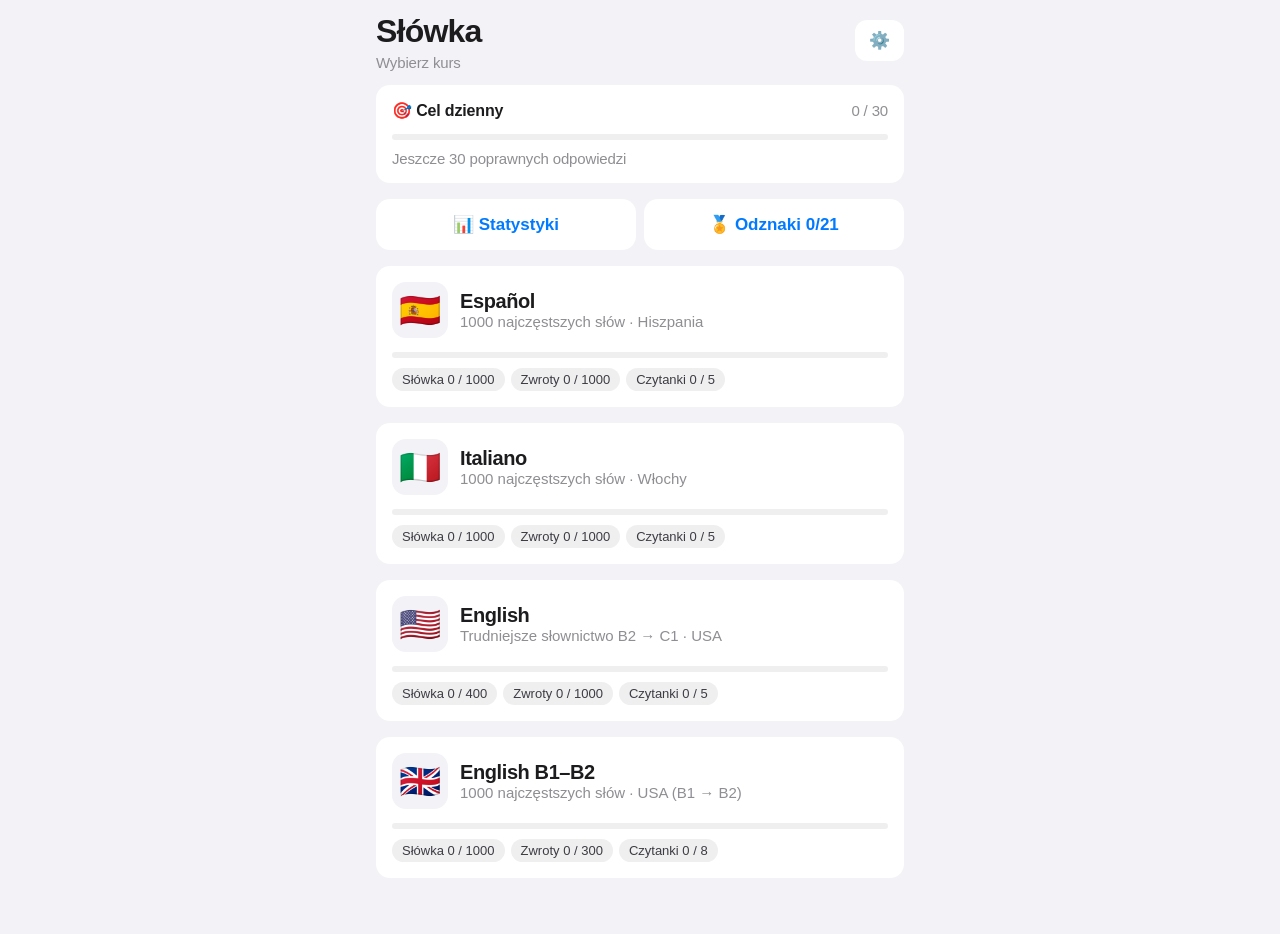
<file: index.html>
<!doctype html>
<html lang="pl">
<head>
<meta charset="utf-8">
<title>Słówka</title>
<meta name="viewport" content="width=device-width, initial-scale=1, viewport-fit=cover">
<meta name="theme-color" content="#f2f2f7">
<meta name="apple-mobile-web-app-capable" content="yes">
<meta name="mobile-web-app-capable" content="yes">
<meta name="apple-mobile-web-app-title" content="Słówka">
<meta name="apple-mobile-web-app-status-bar-style" content="default">
<link rel="apple-touch-icon" href="icon-180.png">
<link rel="icon" href="icon-192.png">
<link rel="manifest" href="manifest.json">
<link rel="stylesheet" href="style.css">
</head>
<body>
<div id="app"></div>
<script src="data/es-1.js"></script>
<script src="data/es-2.js"></script>
<script src="data/es-3.js"></script>
<script src="data/it-1.js"></script>
<script src="data/it-2.js"></script>
<script src="data/en-1.js"></script>
<script src="data/en2-1.js"></script>
<script src="data/en2-2.js"></script>
<script src="data/en2-3.js"></script>
<script src="data/en2-4.js"></script>
<script src="data/tr-es-1.js"></script>
<script src="data/tr-es-2.js"></script>
<script src="data/tr-es-3.js"></script>
<script src="data/tr-it-1.js"></script>
<script src="data/tr-it-2.js"></script>
<script src="data/tr-en-1.js"></script>
<script src="data/tr-en2-1.js"></script>
<script src="data/tr-en2-2.js"></script>
<script src="data/tr-en2-3.js"></script>
<script src="data/tr-en2-4.js"></script>
<script src="data/ph-es.js"></script>
<script src="data/ph-it.js"></script>
<script src="data/ph-en.js"></script>
<script src="data/ph-es-2.js"></script>
<script src="data/ph-it-2.js"></script>
<script src="data/ph-en-2.js"></script>
<script src="data/ph-es-3.js"></script>
<script src="data/ph-it-3.js"></script>
<script src="data/ph-en-3.js"></script>
<script src="data/ph-en2.js"></script>
<script src="data/ph-en2-2.js"></script>
<script src="data/rd-es-a.js"></script>
<script src="data/rd-es-b.js"></script>
<script src="data/rd-it-a.js"></script>
<script src="data/rd-it-b.js"></script>
<script src="data/rd-en-a.js"></script>
<script src="data/rd-en-b.js"></script>
<script src="data/rd-en2-a.js"></script>
<script src="data/rd-en2-b.js"></script>
<script src="extra.js"></script>
<script src="app.js"></script>
</body>
</html>
</file>
<file: style.css>
:root{
  --bg:#f2f2f7;--card:#fff;--ink:#1c1c1e;--mute:#8e8e93;--line:rgba(60,60,67,.18);--fill:rgba(120,120,128,.12);
  --acc:#007aff;--acc-d:#0062cc;--ok:#34c759;--ok-bg:rgba(52,199,89,.16);--bad:#ff3b30;--bad-bg:rgba(255,59,48,.12);
  --blue:#007aff;--orange:#ff9500;--r:14px;
}
*{box-sizing:border-box;-webkit-tap-highlight-color:transparent}
html,body{margin:0;background:var(--bg);color:var(--ink);font-family:-apple-system,BlinkMacSystemFont,"SF Pro Text","SF Pro Display","Helvetica Neue",Arial,sans-serif;-webkit-text-size-adjust:100%;-webkit-font-smoothing:antialiased;letter-spacing:-.01em}
button,input,select,textarea{font-family:inherit}
#app{max-width:560px;margin:0 auto;padding:calc(10px + env(safe-area-inset-top)) 16px calc(40px + env(safe-area-inset-bottom));min-height:100vh}
h1{font-size:32px;line-height:1.12;font-weight:700;letter-spacing:-.025em;margin:4px 0 4px}
h2{font-size:20px;font-weight:600;letter-spacing:-.02em;margin:0}
.top{display:flex;align-items:center;justify-content:space-between;gap:10px;margin-bottom:14px}
.top .grow{flex:1;min-width:0}
.mute{color:var(--mute);font-size:15px}
.card{background:var(--card);border-radius:var(--r);padding:16px;margin-bottom:16px}
.course{display:block;width:100%;text-align:left;font:inherit;color:inherit;cursor:pointer;border:0;transition:transform .12s,opacity .12s}
.course:active{transform:scale(.985);opacity:.8}
.course .row{display:flex;align-items:center;gap:12px}
.flag{font-size:34px;width:56px;height:56px;border-radius:14px;background:var(--bg);display:flex;align-items:center;justify-content:center;flex:none}
.bar{height:6px;background:var(--fill);border-radius:4px;overflow:hidden;margin:14px 0 10px}
.bar>i{display:block;height:100%;background:var(--blue);border-radius:4px;transition:width .3s}
.chips{display:flex;flex-wrap:wrap;gap:6px}
.chip{font-size:13px;background:var(--fill);color:#3c3c43;padding:4px 10px;border-radius:20px;font-weight:500}
.chip.hot{background:rgba(255,149,0,.16);color:#b25e00}
.btn{display:block;width:100%;border:0;border-radius:14px;padding:15px;font-weight:600;font-size:17px;background:var(--blue);color:#fff;cursor:pointer;margin-bottom:10px;text-align:center;transition:opacity .12s,transform .12s}
.btn:active{opacity:.7;transform:scale(.985)}
.btn.sec{background:var(--card);color:var(--blue)}
.btn.blue{background:var(--ok)}
.btn[disabled]{opacity:.4;pointer-events:none}
.btn small{display:block;font-weight:400;font-size:13px;opacity:.85;margin-top:2px}
.icon{border:0;background:var(--card);border-radius:12px;font-size:17px;padding:10px 14px;cursor:pointer;color:var(--blue);font-weight:500}
.icon:active{opacity:.6}
.icon.on{background:rgba(0,122,255,.14)}
.back{background:none;border:0;color:var(--blue);font-size:17px;padding:8px 0;cursor:pointer;margin-left:-4px}
.back:active{opacity:.5}
.stage{text-align:center;padding:26px 16px}
.big{font-size:36px;font-weight:700;line-height:1.15;word-break:break-word;letter-spacing:-.025em}
.big.ph{font-size:26px}
.trans{font-size:22px;margin-top:10px}
.meta{margin-top:8px;font-size:13px;color:var(--mute)}
.ex{margin-top:16px;padding:12px;border-radius:12px;background:var(--bg);font-size:16px;cursor:pointer}
.spk{width:72px;height:72px;border-radius:50%;border:0;background:rgba(0,122,255,.12);font-size:30px;cursor:pointer;margin-bottom:14px;color:var(--blue)}
.spk:active{background:rgba(0,122,255,.25)}
.spk.sm{width:40px;height:40px;font-size:18px;margin:0;flex:none}
.opts{display:grid;gap:10px;margin-bottom:6px}
.opt{font-size:17px;text-align:left;padding:15px 16px;border-radius:12px;border:0;background:var(--card);color:var(--ink);cursor:pointer;transition:background .15s}
.opt:active{background:#e5e5ea}
.opt.ok{background:var(--ok-bg);color:#0a7a30;font-weight:600}
.opt.bad{background:var(--bad-bg);color:#c2231a}
.opt[disabled]{pointer-events:none}
.fb{margin:12px 0;padding:14px;border-radius:14px;font-size:16px}
.fb.ok{background:var(--ok-bg);color:#0a6a2b}
.fb.bad{background:var(--bad-bg);color:#a8221a}
.fb b{font-size:19px}
.inp{width:100%;font-size:22px;padding:14px;border-radius:12px;border:2px solid transparent;background:var(--card);color:var(--ink);text-align:center;margin:6px 0 12px;outline:none}
.inp:focus{border-color:var(--blue)}
.inp.ok{border-color:var(--ok);background:var(--ok-bg)}
.inp.bad{border-color:var(--bad);background:var(--bad-bg)}
.sbar{height:6px;background:var(--fill);border-radius:4px;overflow:hidden;flex:1}
.sbar>i{display:block;height:100%;background:var(--ok);transition:width .3s}
/* listy w stylu Ustawień iOS */
.wrow{display:flex;align-items:center;gap:12px;padding:11px 0;border-bottom:.5px solid var(--line);cursor:pointer}
.wrow:last-child{border-bottom:0}
.wrow .w{font-weight:600;font-size:17px}
.wrow .t{color:var(--mute);font-size:15px}
.dot{width:11px;height:11px;border-radius:50%;background:var(--fill);flex:none}
.dot.l1{background:#ffcc80}.dot.l2{background:#ffb74d}.dot.l3{background:#9be3b0}.dot.l4{background:var(--ok)}.dot.hard{background:var(--bad)}
.wex{font-size:14px;color:var(--mute);padding:0 0 10px 0;margin-top:-4px}
.lesson{display:flex;align-items:center;gap:12px;width:100%;text-align:left;font:inherit;color:inherit;background:none;border:0;border-bottom:.5px solid var(--line);padding:13px 0;cursor:pointer}
.lesson::after{content:"›";color:#c7c7cc;font-size:26px;line-height:1;margin-left:2px;font-weight:400}
.lesson:last-child{border-bottom:0}
.lesson:active{opacity:.5}
.lesson .grow{flex:1;min-width:0}
.mini{height:4px;background:var(--fill);border-radius:3px;overflow:hidden;margin-top:7px}
.mini>i{display:block;height:100%;background:var(--ok)}
select,textarea{width:100%;font-size:16px;padding:11px;border-radius:10px;border:0;background:var(--fill);color:var(--ink)}
textarea{height:110px;font-size:13px;font-family:ui-monospace,Menlo,monospace}
label{display:block;font-weight:600;font-size:15px;margin:14px 0 6px}
.row2{display:flex;gap:8px;align-items:center}
input[type=range]{accent-color:var(--blue)}
.sum{font-size:56px;margin:6px 0}
.statg{display:grid;grid-template-columns:1fr 1fr;gap:10px;margin:14px 0}
.statg div{background:var(--bg);border-radius:12px;padding:12px}
.statg b{display:block;font-size:24px}
.streak{font-size:14px;background:rgba(255,149,0,.16);color:#b25e00;padding:6px 11px;border-radius:20px;font-weight:600}
/* kontrolka segmentowa */
.tabs{display:flex;gap:2px;background:var(--fill);padding:2px;border-radius:9px;margin-bottom:16px}
.tab{flex:1;font-weight:500;font-size:14px;border:0;background:none;color:var(--ink);padding:8px 4px;border-radius:7px;cursor:pointer;transition:background .15s}
.tab.on{background:#fff;font-weight:600;box-shadow:0 3px 8px rgba(0,0,0,.12),0 1px 1px rgba(0,0,0,.04)}
/* układanie słów */
.built{min-height:64px;display:flex;flex-wrap:wrap;gap:8px;padding:10px;border:1.5px dashed rgba(60,60,67,.3);border-radius:14px;background:var(--card);margin-bottom:12px;align-content:flex-start}
.built.ok{border-color:var(--ok);border-style:solid;background:var(--ok-bg)}
.built.bad{border-color:var(--bad);border-style:solid;background:var(--bad-bg)}
.deck{display:flex;flex-wrap:wrap;gap:8px;margin-bottom:14px;min-height:48px}
.tok{font-size:18px;padding:10px 14px;border-radius:12px;border:0;background:var(--card);color:var(--ink);cursor:pointer;box-shadow:0 1px 2px rgba(0,0,0,.1)}
.tok.on{background:rgba(0,122,255,.12);color:var(--blue);box-shadow:none}
.tok[disabled]{pointer-events:none}
/* tłumaczenia */
.trbtn{display:block;margin:8px auto 0;font-size:14px;padding:7px 14px;border-radius:20px;border:0;background:var(--fill);color:var(--blue);cursor:pointer;font-weight:500}
.trtext{margin-top:8px;padding:10px 12px;border-radius:12px;background:rgba(0,122,255,.1);color:var(--ink);font-size:15px}
/* czytnik */
.rtool{display:flex;gap:8px;align-items:center;position:fixed;left:0;right:0;bottom:0;z-index:10;padding:10px max(16px,calc((100vw - 560px)/2)) calc(10px + env(safe-area-inset-bottom));background:rgba(242,242,247,.88);-webkit-backdrop-filter:saturate(180%) blur(20px);backdrop-filter:saturate(180%) blur(20px);border-top:.5px solid var(--line)}
.rtool .btn{padding:11px;font-size:16px}
.btn.stopping{background:var(--bad)}
.reader{font-size:19px;line-height:1.75;padding:16px 16px 8px}
.para{margin-bottom:6px}
.snt{border-radius:6px;transition:background .2s}
.snt.on{background:rgba(255,204,0,.3)}
.wd{cursor:pointer;border-bottom:1px dotted rgba(60,60,67,.35)}
.wd:active{background:rgba(0,122,255,.15)}
.reader .trbtn{margin:2px 0 14px}
.reader .trtext{margin:4px 0 14px;font-size:16px;line-height:1.5}
/* statystyki i odznaki */
.chart{display:flex;gap:8px;align-items:flex-end;margin:14px 0 12px;height:150px}
.chart .col{flex:1;display:flex;flex-direction:column;align-items:center;justify-content:flex-end;gap:2px;height:100%}
.chart .stack{display:flex;flex-direction:column;justify-content:flex-end;width:100%;max-width:34px;flex:1}
.chart .bc{display:block;background:var(--ok);border-radius:4px 4px 0 0;min-height:0}
.chart .bw{display:block;background:var(--bad);min-height:0}
.chart span{font-size:12px;color:var(--mute)}
.chart small{font-size:11px;color:var(--mute)}
.badges{display:grid;grid-template-columns:1fr 1fr;gap:10px}
.badge{background:var(--card);border-radius:14px;padding:14px 12px;text-align:center;opacity:.45;filter:grayscale(1)}
.badge.on{opacity:1;filter:none}
.badge .bi{font-size:34px;margin-bottom:4px}
.badge b{display:block;font-size:15px}
.badge .mute{font-size:12px;margin-top:3px}
#toast{position:fixed;left:50%;top:calc(12px + env(safe-area-inset-top));transform:translate(-50%,-140%);z-index:50;background:rgba(28,28,30,.92);color:#fff;padding:12px 18px;border-radius:14px;font-size:15px;font-weight:600;transition:transform .3s;max-width:90vw;text-align:center}
#toast.show{transform:translate(-50%,0)}
/* dolny arkusz */
#sheet{position:fixed;left:0;right:0;bottom:0;z-index:30;padding:0 8px calc(8px + env(safe-area-inset-bottom))}
.sheet-in{max-width:560px;margin:0 auto;background:rgba(255,255,255,.92);-webkit-backdrop-filter:saturate(180%) blur(24px);backdrop-filter:saturate(180%) blur(24px);border-radius:22px;padding:22px 16px 16px;box-shadow:0 -4px 30px rgba(0,0,0,.18);position:relative}
.sheet-in::before{content:"";position:absolute;top:7px;left:50%;width:36px;height:5px;border-radius:3px;background:rgba(60,60,67,.3);transform:translateX(-50%)}
.sx{position:absolute;top:14px;right:12px;padding:6px 11px;background:var(--fill)}
.sw{font-size:24px;font-weight:700;padding-right:44px;letter-spacing:-.02em}
.sg{font-size:18px;margin:6px 0 12px;min-height:24px}
.sb{display:flex;flex-wrap:wrap;gap:8px}
.sb .icon{font-size:15px;background:var(--fill)}
.sb .icon.on{background:rgba(52,199,89,.2);color:#0a7a30}
</file>
<file: v2/style.css>
:root{
  --bg:#f2f2f7;--card:#fff;--ink:#1c1c1e;--mute:#8e8e93;--line:rgba(60,60,67,.18);--fill:rgba(120,120,128,.12);
  --acc:#007aff;--acc-d:#0062cc;--ok:#34c759;--ok-bg:rgba(52,199,89,.16);--bad:#ff3b30;--bad-bg:rgba(255,59,48,.12);
  --blue:#007aff;--orange:#ff9500;--r:14px;
}
*{box-sizing:border-box;-webkit-tap-highlight-color:transparent}
html,body{margin:0;background:var(--bg);color:var(--ink);font-family:-apple-system,BlinkMacSystemFont,"SF Pro Text","SF Pro Display","Helvetica Neue",Arial,sans-serif;-webkit-text-size-adjust:100%;-webkit-font-smoothing:antialiased;letter-spacing:-.01em}
button,input,select,textarea{font-family:inherit}
#app{max-width:560px;margin:0 auto;padding:calc(10px + env(safe-area-inset-top)) 16px calc(40px + env(safe-area-inset-bottom));min-height:100vh}
h1{font-size:32px;line-height:1.12;font-weight:700;letter-spacing:-.025em;margin:4px 0 4px}
h2{font-size:20px;font-weight:600;letter-spacing:-.02em;margin:0}
.top{display:flex;align-items:center;justify-content:space-between;gap:10px;margin-bottom:14px}
.top .grow{flex:1;min-width:0}
.mute{color:var(--mute);font-size:15px}
.card{background:var(--card);border-radius:var(--r);padding:16px;margin-bottom:16px}
.course{display:block;width:100%;text-align:left;font:inherit;color:inherit;cursor:pointer;border:0;transition:transform .12s,opacity .12s}
.course:active{transform:scale(.985);opacity:.8}
.course .row{display:flex;align-items:center;gap:12px}
.flag{font-size:34px;width:56px;height:56px;border-radius:14px;background:var(--bg);display:flex;align-items:center;justify-content:center;flex:none}
.bar{height:6px;background:var(--fill);border-radius:4px;overflow:hidden;margin:14px 0 10px}
.bar>i{display:block;height:100%;background:var(--blue);border-radius:4px;transition:width .3s}
.chips{display:flex;flex-wrap:wrap;gap:6px}
.chip{font-size:13px;background:var(--fill);color:#3c3c43;padding:4px 10px;border-radius:20px;font-weight:500}
.chip.hot{background:rgba(255,149,0,.16);color:#b25e00}
.btn{display:block;width:100%;border:0;border-radius:14px;padding:15px;font-weight:600;font-size:17px;background:var(--blue);color:#fff;cursor:pointer;margin-bottom:10px;text-align:center;transition:opacity .12s,transform .12s}
.btn:active{opacity:.7;transform:scale(.985)}
.btn.sec{background:var(--card);color:var(--blue)}
.btn.blue{background:var(--ok)}
.btn[disabled]{opacity:.4;pointer-events:none}
.btn small{display:block;font-weight:400;font-size:13px;opacity:.85;margin-top:2px}
.icon{border:0;background:var(--card);border-radius:12px;font-size:17px;padding:10px 14px;cursor:pointer;color:var(--blue);font-weight:500}
.icon:active{opacity:.6}
.icon.on{background:rgba(0,122,255,.14)}
.back{background:none;border:0;color:var(--blue);font-size:17px;padding:8px 0;cursor:pointer;margin-left:-4px}
.back:active{opacity:.5}
.stage{text-align:center;padding:26px 16px}
.big{font-size:36px;font-weight:700;line-height:1.15;word-break:break-word;letter-spacing:-.025em}
.big.ph{font-size:26px}
.trans{font-size:22px;margin-top:10px}
.meta{margin-top:8px;font-size:13px;color:var(--mute)}
.ex{margin-top:16px;padding:12px;border-radius:12px;background:var(--bg);font-size:16px;cursor:pointer}
.spk{width:72px;height:72px;border-radius:50%;border:0;background:rgba(0,122,255,.12);font-size:30px;cursor:pointer;margin-bottom:14px;color:var(--blue)}
.spk:active{background:rgba(0,122,255,.25)}
.spk.sm{width:40px;height:40px;font-size:18px;margin:0;flex:none}
.opts{display:grid;gap:10px;margin-bottom:6px}
.opt{font-size:17px;text-align:left;padding:15px 16px;border-radius:12px;border:0;background:var(--card);color:var(--ink);cursor:pointer;transition:background .15s}
.opt:active{background:#e5e5ea}
.opt.ok{background:var(--ok-bg);color:#0a7a30;font-weight:600}
.opt.bad{background:var(--bad-bg);color:#c2231a}
.opt[disabled]{pointer-events:none}
.fb{margin:12px 0;padding:14px;border-radius:14px;font-size:16px}
.fb.ok{background:var(--ok-bg);color:#0a6a2b}
.fb.bad{background:var(--bad-bg);color:#a8221a}
.fb b{font-size:19px}
.inp{width:100%;font-size:22px;padding:14px;border-radius:12px;border:2px solid transparent;background:var(--card);color:var(--ink);text-align:center;margin:6px 0 12px;outline:none}
.inp:focus{border-color:var(--blue)}
.inp.ok{border-color:var(--ok);background:var(--ok-bg)}
.inp.bad{border-color:var(--bad);background:var(--bad-bg)}
.sbar{height:6px;background:var(--fill);border-radius:4px;overflow:hidden;flex:1}
.sbar>i{display:block;height:100%;background:var(--ok);transition:width .3s}
/* listy w stylu Ustawień iOS */
.wrow{display:flex;align-items:center;gap:12px;padding:11px 0;border-bottom:.5px solid var(--line);cursor:pointer}
.wrow:last-child{border-bottom:0}
.wrow .w{font-weight:600;font-size:17px}
.wrow .t{color:var(--mute);font-size:15px}
.dot{width:11px;height:11px;border-radius:50%;background:var(--fill);flex:none}
.dot.l1{background:#ffcc80}.dot.l2{background:#ffb74d}.dot.l3{background:#9be3b0}.dot.l4{background:var(--ok)}.dot.hard{background:var(--bad)}
.wex{font-size:14px;color:var(--mute);padding:0 0 10px 0;margin-top:-4px}
.lesson{display:flex;align-items:center;gap:12px;width:100%;text-align:left;font:inherit;color:inherit;background:none;border:0;border-bottom:.5px solid var(--line);padding:13px 0;cursor:pointer}
.lesson::after{content:"›";color:#c7c7cc;font-size:26px;line-height:1;margin-left:2px;font-weight:400}
.lesson:last-child{border-bottom:0}
.lesson:active{opacity:.5}
.lesson .grow{flex:1;min-width:0}
.mini{height:4px;background:var(--fill);border-radius:3px;overflow:hidden;margin-top:7px}
.mini>i{display:block;height:100%;background:var(--ok)}
select,textarea{width:100%;font-size:16px;padding:11px;border-radius:10px;border:0;background:var(--fill);color:var(--ink)}
textarea{height:110px;font-size:13px;font-family:ui-monospace,Menlo,monospace}
label{display:block;font-weight:600;font-size:15px;margin:14px 0 6px}
.row2{display:flex;gap:8px;align-items:center}
input[type=range]{accent-color:var(--blue)}
.sum{font-size:56px;margin:6px 0}
.statg{display:grid;grid-template-columns:1fr 1fr;gap:10px;margin:14px 0}
.statg div{background:var(--bg);border-radius:12px;padding:12px}
.statg b{display:block;font-size:24px}
.streak{font-size:14px;background:rgba(255,149,0,.16);color:#b25e00;padding:6px 11px;border-radius:20px;font-weight:600}
/* kontrolka segmentowa */
.tabs{display:flex;gap:2px;background:var(--fill);padding:2px;border-radius:9px;margin-bottom:16px}
.tab{flex:1;font-weight:500;font-size:14px;border:0;background:none;color:var(--ink);padding:8px 4px;border-radius:7px;cursor:pointer;transition:background .15s}
.tab.on{background:#fff;font-weight:600;box-shadow:0 3px 8px rgba(0,0,0,.12),0 1px 1px rgba(0,0,0,.04)}
/* układanie słów */
.built{min-height:64px;display:flex;flex-wrap:wrap;gap:8px;padding:10px;border:1.5px dashed rgba(60,60,67,.3);border-radius:14px;background:var(--card);margin-bottom:12px;align-content:flex-start}
.built.ok{border-color:var(--ok);border-style:solid;background:var(--ok-bg)}
.built.bad{border-color:var(--bad);border-style:solid;background:var(--bad-bg)}
.deck{display:flex;flex-wrap:wrap;gap:8px;margin-bottom:14px;min-height:48px}
.tok{font-size:18px;padding:10px 14px;border-radius:12px;border:0;background:var(--card);color:var(--ink);cursor:pointer;box-shadow:0 1px 2px rgba(0,0,0,.1)}
.tok.on{background:rgba(0,122,255,.12);color:var(--blue);box-shadow:none}
.tok[disabled]{pointer-events:none}
/* tłumaczenia */
.trbtn{display:block;margin:8px auto 0;font-size:14px;padding:7px 14px;border-radius:20px;border:0;background:var(--fill);color:var(--blue);cursor:pointer;font-weight:500}
.trtext{margin-top:8px;padding:10px 12px;border-radius:12px;background:rgba(0,122,255,.1);color:var(--ink);font-size:15px}
/* czytnik */
.rtool{display:flex;gap:8px;align-items:center;position:fixed;left:0;right:0;bottom:0;z-index:10;padding:10px max(16px,calc((100vw - 560px)/2)) calc(10px + env(safe-area-inset-bottom));background:rgba(242,242,247,.88);-webkit-backdrop-filter:saturate(180%) blur(20px);backdrop-filter:saturate(180%) blur(20px);border-top:.5px solid var(--line)}
.rtool .btn{padding:11px;font-size:16px}
.btn.stopping{background:var(--bad)}
.reader{font-size:19px;line-height:1.75;padding:16px 16px 8px}
.para{margin-bottom:6px}
.snt{border-radius:6px;transition:background .2s}
.snt.on{background:rgba(255,204,0,.3)}
.wd{cursor:pointer;border-bottom:1px dotted rgba(60,60,67,.35)}
.wd:active{background:rgba(0,122,255,.15)}
.reader .trbtn{margin:2px 0 14px}
.reader .trtext{margin:4px 0 14px;font-size:16px;line-height:1.5}
/* statystyki i odznaki */
.chart{display:flex;gap:8px;align-items:flex-end;margin:14px 0 12px;height:150px}
.chart .col{flex:1;display:flex;flex-direction:column;align-items:center;justify-content:flex-end;gap:2px;height:100%}
.chart .stack{display:flex;flex-direction:column;justify-content:flex-end;width:100%;max-width:34px;flex:1}
.chart .bc{display:block;background:var(--ok);border-radius:4px 4px 0 0;min-height:0}
.chart .bw{display:block;background:var(--bad);min-height:0}
.chart span{font-size:12px;color:var(--mute)}
.chart small{font-size:11px;color:var(--mute)}
.badges{display:grid;grid-template-columns:1fr 1fr;gap:10px}
.badge{background:var(--card);border-radius:14px;padding:14px 12px;text-align:center;opacity:.45;filter:grayscale(1)}
.badge.on{opacity:1;filter:none}
.badge .bi{font-size:34px;margin-bottom:4px}
.badge b{display:block;font-size:15px}
.badge .mute{font-size:12px;margin-top:3px}
#toast{position:fixed;left:50%;top:calc(12px + env(safe-area-inset-top));transform:translate(-50%,-140%);z-index:50;background:rgba(28,28,30,.92);color:#fff;padding:12px 18px;border-radius:14px;font-size:15px;font-weight:600;transition:transform .3s;max-width:90vw;text-align:center}
#toast.show{transform:translate(-50%,0)}
/* dolny arkusz */
#sheet{position:fixed;left:0;right:0;bottom:0;z-index:30;padding:0 8px calc(8px + env(safe-area-inset-bottom))}
.sheet-in{max-width:560px;margin:0 auto;background:rgba(255,255,255,.92);-webkit-backdrop-filter:saturate(180%) blur(24px);backdrop-filter:saturate(180%) blur(24px);border-radius:22px;padding:22px 16px 16px;box-shadow:0 -4px 30px rgba(0,0,0,.18);position:relative}
.sheet-in::before{content:"";position:absolute;top:7px;left:50%;width:36px;height:5px;border-radius:3px;background:rgba(60,60,67,.3);transform:translateX(-50%)}
.sx{position:absolute;top:14px;right:12px;padding:6px 11px;background:var(--fill)}
.sw{font-size:24px;font-weight:700;padding-right:44px;letter-spacing:-.02em}
.sg{font-size:18px;margin:6px 0 12px;min-height:24px}
.sb{display:flex;flex-wrap:wrap;gap:8px}
.sb .icon{font-size:15px;background:var(--fill)}
.sb .icon.on{background:rgba(52,199,89,.2);color:#0a7a30}
</file>
